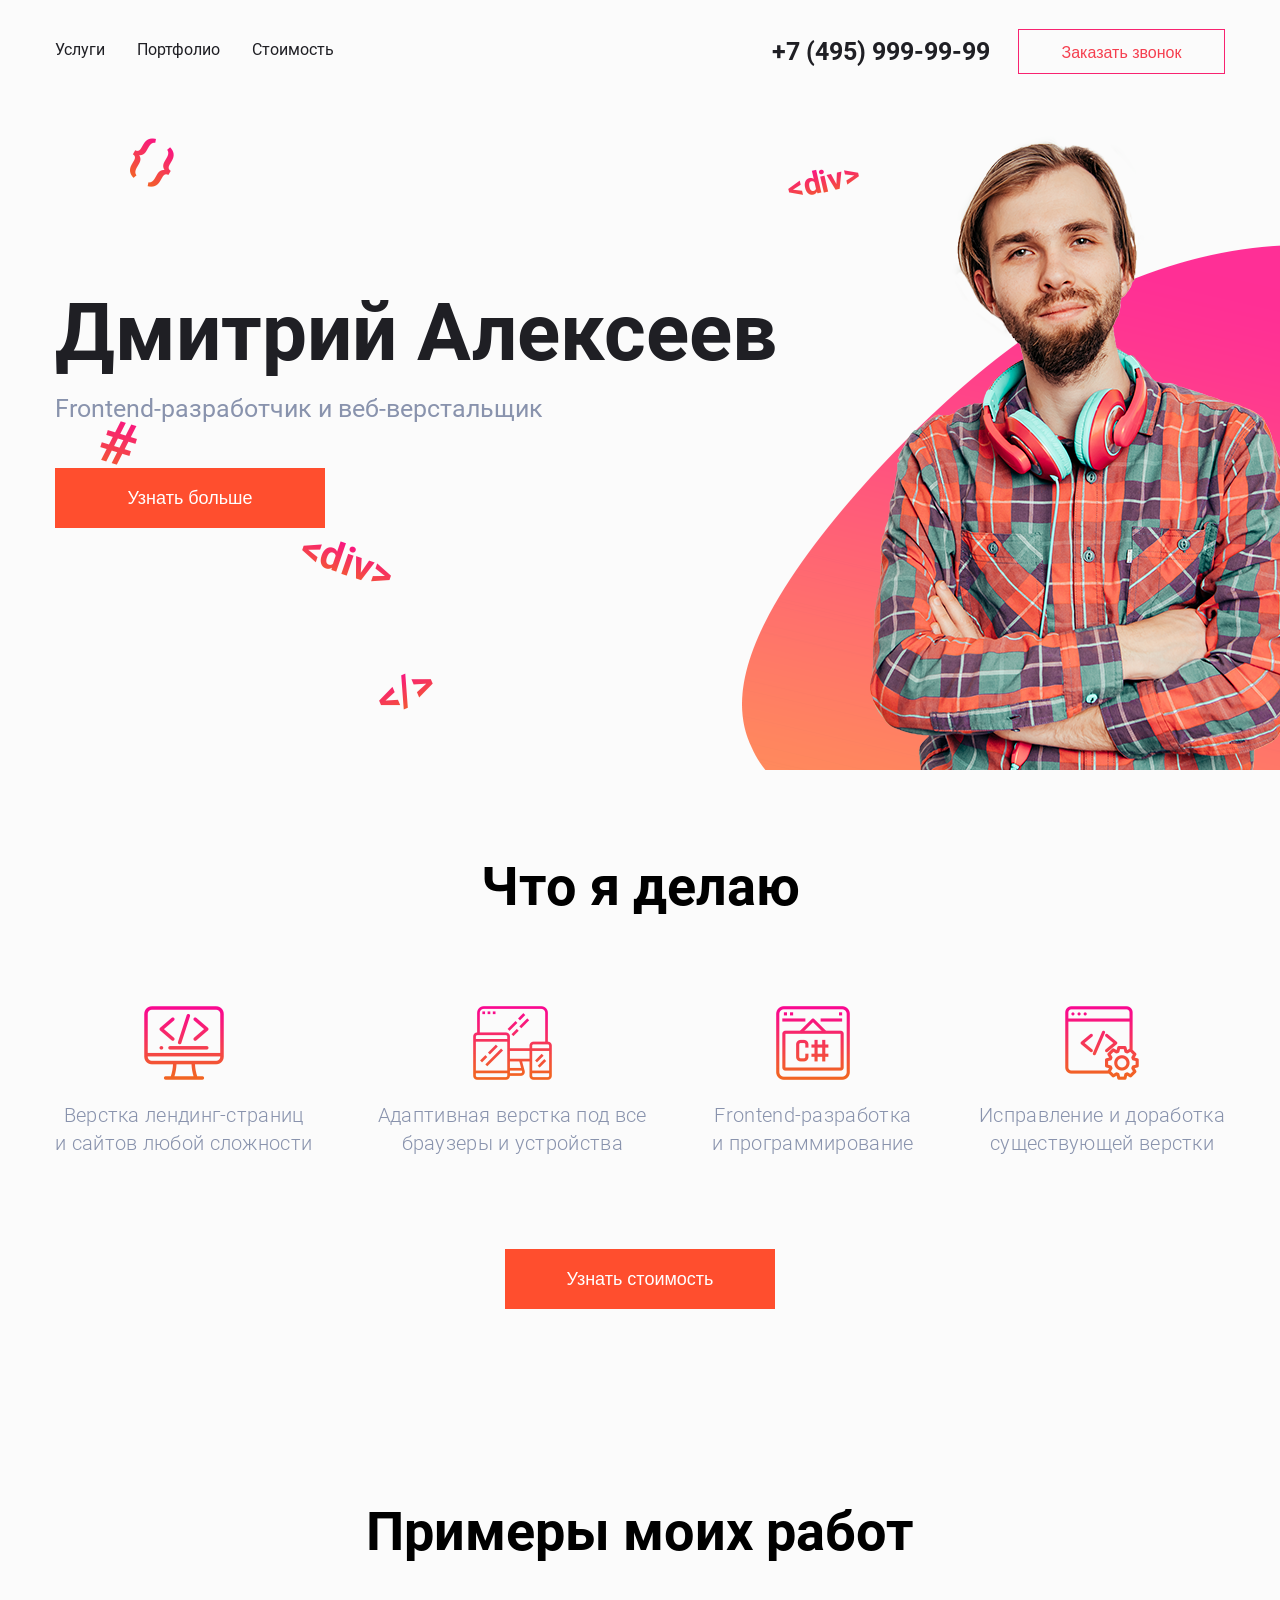
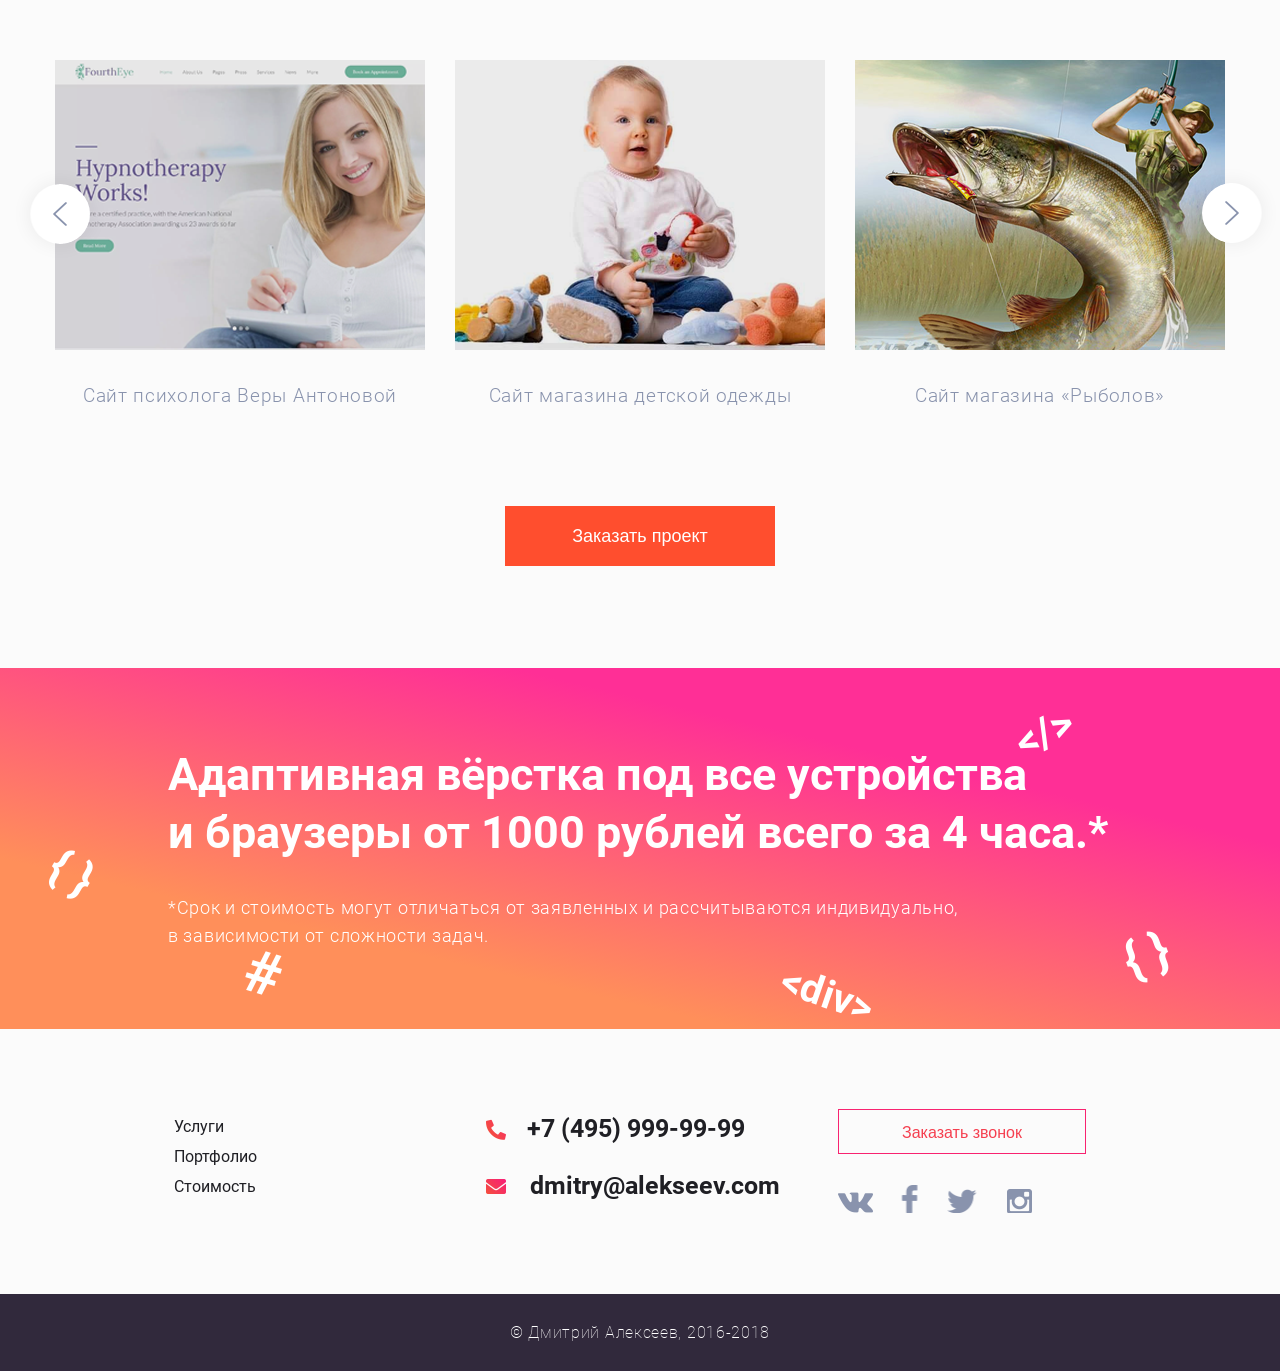
<file: index.html>
<!DOCTYPE html>
<html lang="ru">

<head>
    <title>Aвтор вашего нового сайта</title>

    <meta charset="utf-8">
    <meta name="viewport" content="width=device-width, initial-scale=1">
    <script src="jquery-3.4.1.min.js"></script>
    <link href="img/favicon.ico" rel="icon" type="image/x-icon" />




    <link rel="stylesheet" type="text/css" href="combobox/combobox-1.0.css">
    <link rel="stylesheet" type="text/css" href="combobox/listbox.css">
    <link rel="stylesheet" type="text/css" href="fonts/css/all.min.css">
    <link rel="stylesheet" type="text/css" href="styles.css">
    <link rel="stylesheet" type="text/css" href="swiper/swiper.min.css">
    <link rel="stylesheet" type="text/css" href="swiper/style.css">
    <link rel="stylesheet" type="text/css" href="css/justValidateTooltip.min.css">



</head>

<body>
    <div class="site-container">
        <button class="btn-reset up-btn"></button>
        <div class="popup-container">
            <div class="popup alert-popup">


            </div>

            <div class="popup about-popup">

                <form method="POST" enctype="text/plain" class="popup--form about-popup--form">
                    <button type="button" class="btn popup__btn about-popup__btn">
                        <i class="fas fa-gradient fa-times-circle"></i>
                    </button>
                    <div class="popup-content">
                        <p class="about-popup--text">Ну а куда больше? <br>Здесь указано достаточно информации, чтобы вы знали, что у меня можно заказать отличный сайт.</p>
                    </div>
                </form>
                <form method="POST" enctype="text/plain" class="popup--form submit-alert">
                    <div class="popup-content">
                        <p class="submit-alert--text"></p>

                    </div>
                </form>
            </div>
            <div class="popup order-popup">
                <form class="popup--form order-popup--form" id="order">
                    <input type="hidden" name="send_data[]">
                    <input type="hidden" name="form_subject" value="Письмецо в конверте">
                    <button type="button" class="btn popup__btn order-popup__btn">
                        <i class="fas fa-gradient fa-times-circle"></i>
                    </button>
                    <div class="popup-content">
                        <div class="just-validate-tooltip-container">
                            <input type="text" class="popup-field order-popup__name order__edit-item" data-validate-field="name" name="name" placeholder="Как к вам обращаться?">
                        </div>
                        <div class="just-validate-tooltip-container">
                            <input type="email" class="popup-field rder-popup__email order__edit-item" data-validate-field="email" name="email" placeholder="E-mail для связи">
                        </div>
                        <div class="policy__form">
                            <button type="submit" class="btn btn-fill btn-reset order-btn--cmd order__btn">Отправить заявку</button>
                            <div class="just-validate-tooltip-container">
                                <span class="policy-confirm">
                                    <input type="checkbox" class=" popup-field regular-checkbox" id="policy__checkbox" name="checkbox" data-validate-field="checkbox">
                                    <label for="policy__checkbox">
                                        Я ознакомился и согласился с
                                    </label>

                                    <a href="#" target="_blank" class="policy__link">Политикой конфиденциальности</a>

                                </span>
                            </div>
                        </div>

                    </div>
                </form>
                <form method="POST" enctype="text/plain" class="popup--form submit-alert">
                    <div class="popup-content">
                        <p class="submit-alert--text"></p>

                    </div>
                </form>
            </div>
            <div class="popup callback-popup">
                <form class="popup--form callback-popup--form" id="callback">
                    <input type="hidden" name="send_data[]">
                    <input type="hidden" name="form_subject" value="Письмецо в конверте">
                    <button type="button" class="btn popup__btn callback-popup__btn">
                        <i class="fas fa-gradient fa-times-circle"></i>
                    </button>
                    <div class="popup-content">
                        <div class="just-validate-tooltip-container">
                            <input type="text" class=" popup-field callback-popup__name callback__edit-item" data-validate-field="name" name="name" placeholder="Как к вам обращаться?">
                        </div>
                        <div class="just-validate-tooltip-container">
                            <input type="tel" pattern="\+7-[0-9]{3}-[0-9]{3}-[0-9]{2}-[0-9]{2}" data-validate-field="tel" class="popup-field callback-popup__phone callback__edit-item" name="tel" autocomplete="off" placeholder="На какой номер вам позвонить?">
                        </div>
                        <div class="just-validate-tooltip-container">
                            <textarea class="popup-field callback-popup__comment" id="comment" name="comment" placeholder="что бы вы хотели обсудить?" data-validate-field="comment"></textarea>
                        </div>
                        <small class="popup-field time-choose__text">В какое время вам удобно ждать звонка?</small>
                        <div class="combobox-list callback__edit-item">
                            <div class="just-validate-tooltip-container">
                                <input type="text" autocomplete="off" name="time" readonly id="cb1-input" class="popup-field cb_edit time-preference" role="combobox" aria-autocomplete="list" aria-expanded="false" aria-haspopup="true" aria-owns="cb1-listbox" data-validate-field="time">

                                <button type="button" id="cb1-button" class="list__btn btn-reset" tabindex="-1" aria-label="Open">&#9660;</button>
                                <ul id="cb1-listbox" class="time__listbox" role="listbox" aria-label="time-choose">
                                    <li id="lb1-m" role="option">10:00-14:00</li>
                                    <li id="lb1-a" role="option">14:00-18:00</li>
                                    <li id="lb1-n" role="option">18:00-22:00</li>
                                    <li id="lb1-etc" role="option">я указал удобное время в комментариях</li>
                                </ul>
                            </div>
                        </div>



                        <button type="submit" class="btn btn-fill btn-reset callback-btn--cmd callback__btn--send">Отправить заявку</button>
                    </div>


                </form>
                <form method="POST" enctype="text/plain" class="popup--form submit-alert">
                    <div class="popup-content">
                        <p class="submit-alert--text"></p>

                    </div>
                </form>

            </div>

        </div>

        <header class="header">
            <div class="header__container fixed-container">
                <nav class="header__nav nav">
                    <button class="btn-reset bars header__bars"></button>
                    <ul class="header__nav-list list-reset">

                        <li class="header__nav-item"><a class="header__nav-link nav__link" href="#skills">Услуги</a></li>
                        <li class="header__nav-item"><a class="header__nav-link nav__link" href="#portfolio">Портфолио</a></li>
                        <li class="header__nav-item"><a class="header__nav-link nav__link" href="#special">Стоимость</a></li>
                        <li class="header__nav-item nav__close-btn"><button class="btn popup__btn nav__close-btn">
                                <i class="fas fa-gradient fa-times-circle"></i>
                            </button></li>
                    </ul>

                </nav>

                <a class="header__contact-item phone" href="tel:+7(495)999-99-99">+7 (495) 999-99-99</a>
                <button class="btn btn--stroke header__btn callback__btn btn-reset"> Заказать звонок</button>
            </div>
        </header>
        <main class="main">
            <section class="about">
                <span class="fly-tag about__fly-tag about__fly-tag--braces fly-tag--centered">{&nbsp;}</span>
                <span class="fly-tag about__fly-tag about__fly-tag--div fly-tag--centered">&lt;div&gt;</span>
                <span class="fly-tag about__fly-tag about__fly-tag--hash fly-tag--centered">#</span>
                <span class="fly-tag about__fly-tag about__fly-tag--div2 fly-tag--centered">&lt;div&gt;</span>
                <span class="fly-tag about__fly-tag about__fly-tag--closed fly-tag--centered">&lt;/&gt;</span>
                <div class="fixed-container about__container">
                    <div class="about-info">
                        <h1 class="about-info__title">Дмитрий Алексеев
                            <span class="about-info__title--sub">Frontend-разработчик и веб-верстальщик</span>
                        </h1>
                        <button class="btn btn-fill about-info__btn btn-reset">Узнать больше</button>
                    </div>

                    <img class="about__image" src="img/dude.png" alt="Дмитрий Алексеев, Frontend-разработчик и веб-верстальщик">

                </div>


                <picture>
                    <source media="(max-width:576px)" srcset="img/geo_320.png">

                    <source media="(max-width:1440px)" srcset="img/geo_1024.png">


                    <img src="img/geo_head.svg" alt="ellipse" class="about__svg" aria-hidden="true">
                </picture>
            </section>



            <section class="skills" id="skills">
                <div class="skills__container fixed-container">
                    <h2 class="sub-title skills__sub-title">Что я делаю</h2>
                    <ul class="skills__items list-reset">
                        <li class="skills__item">
                            <a href="#" class="skills-link skills-link--landing">
                                <picture>
                                    <source srcset="img/shrink/landing.png" media="(max-width: 576px)">
                                    <img src="img/landing.png" alt="Верстка лендинг-страниц и сайтов любой сложности">
                                </picture>
                                <p class="description skills__description">Верстка лендинг-страниц<br> и сайтов любой сложности</p>
                            </a>
                        </li>
                        <li class="skills__item">
                            <a href="#" class="skills-link skills-link--adapt">
                                <picture>
                                    <source srcset="img/shrink/adapt.png" media="(max-width: 576px)">
                                    <img src="img/adapt.png" alt="Адаптивная верстка под все браузеры и устройства">
                                </picture>
                                <p class="description skills__description">Адаптивная верстка под&nbsp;все <br>браузеры и устройства</p>
                            </a>
                        </li>
                        <li class="skills__item">
                            <a href="#" class="skills-link skills-link--frontend">
                                <picture>
                                    <source srcset="img/shrink/frontend.png" media="(max-width: 576px)">
                                    <img src="img/frontend.png" alt="Frontend-разработка и программирование">
                                </picture>
                                <p class="description skills__description">Frontend-разработка <br>и&nbsp;программирование</p>
                            </a>
                        </li>
                        <li class="skills__item">
                            <a href="#" class="skills-link skills-link--support">
                                <picture>
                                    <source srcset="img/shrink/support.png" media="(max-width: 576px)">
                                    <img src="img/support.png" alt="Исправление и доработка существующей верстки">
                                </picture>
                                <p class="description skills__description">Исправление и доработка<br> существующей верстки</p>
                            </a>
                        </li>
                    </ul>
                    <button class="btn btn-fill skills__btn order-form__btn btn-reset">Узнать стоимость</button>
                </div>
            </section>


            <section class="portfolio" id="portfolio">
                <div class="portfolio__container fixed-container">
                    <h2 class="sub-title portfolio__sub-title">Примеры моих работ</h2>
                    <div class="slider">
                        <button class="prev-btn btn-reset swiper__btn"></button>
                        <button class="next-btn btn-reset swiper__btn"></button>
                        <div class="swiper-container">

                            <div class="swiper-wrapper">
                                <div class="swiper-slide">
                                    <a href="#" class="swiper-ext">
                                    <div class="swiper-slide__items">
                                        <img class="slider__img" src="img/antonova.png" alt="Сайт психолога Веры Антоновой">
                                        <p class="description swiper-slide__items__description">Сайт психолога Веры Антоновой</p>
                                    </div>
                                </a>
                                </div>
                                <div class="swiper-slide">
                                    <a href="#" class="swiper-ext">
                                    <div class="swiper-slide__items">
                                        <img class="slider__img" src="img/kinder.png" alt="Сайт магазина детской одежды">
                                        <p class="description swiper-slide__items__description">Сайт магазина детской одежды</p>
                                    </div>
                                </a>
                                </div>
                                <div class="swiper-slide">
                                    <a href="#" class="swiper-ext">
                                    <div class="swiper-slide__items">
                                        <img class="slider__img" src="img/fish.png" alt="Сайт магазина «Рыболов» ">
                                        <p class="description swiper-slide__items__description">Сайт магазина «Рыболов»</p>
                                    </div>
                                    </a>
                                </div>

                            </div>

                            <div class="swiper-pagination swiper-pagination-clickable swiper-pagination-bullets"></div>
                        </div>
                    </div>



                    <button class="btn btn-fill portfolio__btn order-form__btn btn-reset">Заказать проект</button>
                </div>
            </section>
            <section class="special" id="special">
                <span class="fly-tag special__fly-tag special__fly-tag--braces">{&nbsp;}</span>
                <span class="fly-tag special__fly-tag special__fly-tag--div">&lt;div&gt;</span>
                <span class="fly-tag special__fly-tag special__fly-tag--hash">#</span>
                <span class="fly-tag special__fly-tag special__fly-tag--braces2">{&nbsp;}</span>
                <span class="fly-tag special__fly-tag special__fly-tag--closed">&lt;/&gt;</span>
                <div class="special__content">
                    <h2 class="sub-title special__sub-title">Адаптивная вёрстка под все устройства и&nbsp;браузеры от 1000 рублей всего за 4 часа.*</h2>
                    <p class="description special__description">Срок и стоимость могут отличаться от заявленных и рассчитываются индивидуально,<br>в&nbsp;зависимости от сложности задач.</p>
                </div>
            </section>

        </main>
        <footer class="footer">
            <div class="footer__container fixed-container">
                <nav class="footer__nav nav">
                    <ul class="footer__nav-list list-reset">
                        <li class="footer__nav-item"><a class="nav__link" href="#skills">Услуги</a></li>
                        <li class="footer__nav-item"><a class="nav__link" href="#portfolio">Портфолио</a></li>
                        <li class="footer__nav-item"><a class="nav__link" href="#special">Стоимость</a></li>
                    </ul>
                </nav>
                <div class="footer__contacts">
                    <div class="contact__items">
                        <a class="footer__contact-item phone" href="tel:+7(495)999-99-99"><i class="fa fa-gradient fa-phone-alt" aria-hidden="true">&nbsp;&nbsp;&nbsp;</i>+7 (495) 999-99-99</a>
                        <a class="footer__contact-item mail" href="mailto:info@agency.ru"><i class="fa fa-gradient fa-envelope" aria-hidden="true"></i>&nbsp;&nbsp;&nbsp;dmitry@alekseev.com</a>
                    </div>

                    <button class="btn btn--stroke footer__btn callback__btn btn-reset">Заказать звонок</button>

                    <ul class="soc-net__list list-reset">
                        <li class="soc-net__list-item"><a class="soc-net__link--vk soc-net__link" href="https://www.vk.com/zuykee/" target="_blank"></a></li>
                        <li class="soc-net__list-item"><a class="soc-net__link--fb soc-net__link" href="https://www.facebook.com/orowell.suit" target="_blank"></a></li>
                        <li class="soc-net__list-item"><a class="soc-net__link--twitter soc-net__link" href="https://twitter.com/3301actual" target="_blank"></a></li>
                        <li class="soc-net__list-item"><a class="soc-net__link--instagram soc-net__link" href="https://www.instagram.com/neural_tp/" target="_blank"></a></li>
                    </ul>
                </div>

            </div>

            <small class="copyright">© Дмитрий Алексеев, 2016-2018 </small>
        </footer>
        <script src="jquery.maskedinput.min.js"></script>
        <script src="swiper/swiper.min.js"></script>
        <script src="swiper/script.js"></script>
        <script src="combobox/combobox-1.0-list.js"></script>
        <script src="combobox/listbox.js"></script>
        <script src="combobox/listboxOption.js"></script>

        <script src="just-validate.min.js"></script>
        <script src="validate.js"></script>


    </div>
</body>

</html>
</file>
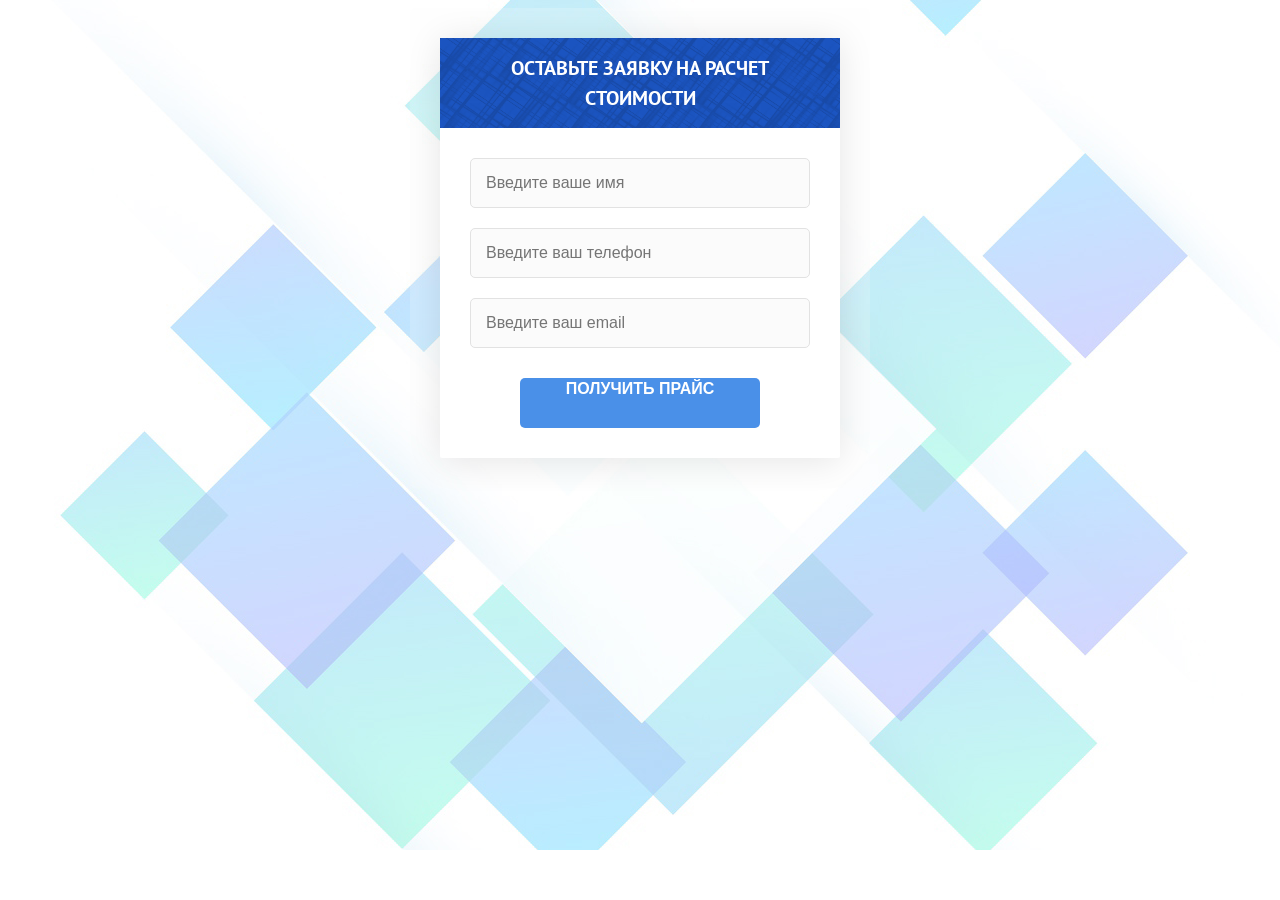
<file: index1.html>
<!doctype html>
<html>

<head>
    <meta charset="utf-8" />
    <title> Создание формы обратной связи </title>
    <meta name="description" content="Создание формы обратной связи" />
    <link rel="stylesheet" type="text/css" href="/css/style.css" />
    <meta name="viewport" content="width=device-width, initial-scale=1">
<link href="https://fonts.googleapis.com/css?family=PT+Sans:400,700&display=swap&subset=cyrillic" rel="stylesheet">
    
</head>

<body>
    <div class="form-wrapper">

        <form class="contact-form" id="contact-form_1" method="POST" enctype="multipart/form-data">
            <p class="contact-form__title">Оставьте заявку на расчет стоимости</p>
            <p class="contact-form__description"></p>
            <div class="contact-form__input-wrapper">
                <input name="name" type="text" class="contact-form__input contact-form__input_name"
                    placeholder="Введите ваше имя">
                <div class="contact-form__error contact-form__error_name"></div>
            </div>
            
            <div class="contact-form__input-wrapper">
                <input name="tel" type="tel" class="contact-form__input contact-form__input_tel"
                    placeholder="Введите ваш телефон">
                <div class="contact-form__error contact-form__error_tel"></div>
            </div>

            <div class="contact-form__input-wrapper"> 
                <input name="email" type="email" class="contact-form__input contact-form__input_email"
                    placeholder="Введите ваш email">
                <div class="contact-form__error contact-form__error_email"></div>
            </div>

            <button class="contact-form__button" type="submit"> Получить прайс </button>
        </form>
        
    </div>
    <script src="https://ajax.googleapis.com/ajax/libs/jquery/3.3.1/jquery.min.js"></script>
    <script src="/mail/js/mail.js"></script>
</body>

</html>
</file>
<file: combobox/combobox-1.0.css>
.annotate {
  font-style: italic;
  color: #366ed4;
}

.combobox-list {
  position: relative;
  background-color: white;
  width: 300px;
  margin-left: 50px;
  margin-right: 0;
  border-radius: 30px;
  margin-bottom: 10px;
}

.combobox-inline label,
.combobox-list label {
  margin: 0;
  padding: 0;
  display: block;
}

.combobox-list .group input,
.combobox-list .group button {
  display: inline;
  background-color: #eee;
}

.combobox-list .group input.focus {
  background-color: #d6e8f5;
  outline-color: #348ccb;
}

.combobox-list .group button {
  margin: 0;
  padding: 0 0.125em 0 0.125em;
  position: relative;
  top: 1px;
  left: -2px;
  font-size: 85%;
  background-color: #eee;
}
</file>
<file: combobox/listbox.css>
ul[role="listbox"] {
  margin: 0;
  padding: 0;
  position: absolute;
  top: -9px;
  left: -13px;
  list-style: none;
  background-color: white;
  display: none;
  height: 50px;
  width: 14.9em;
  color: #ff4e2e;
  overflow: visible;
}

ul[role="listbox"] li[role="option"] {
  margin: 0;
  padding-top: 8px;
  padding-left: 8px;
}

[role="listbox"].focus {
  border-color: #348ccb;
}

[role="listbox"] [role="option"] {
  display: block;
  margin: 0.25em;
  padding: 0;
  background-color: white;
  font-size: 16px;
}

/* focus and hover styling */

button:focus,
button:hover,
input:focus,
input:hover {
  /* outline: 2px solid black; */
}

input:focus,
input:hover {
}

[role="listbox"] [role="option"][aria-selected="true"] {
  background-color: #ccc;
}

[role="listbox"].focus [role="option"][aria-selected="true"] {
  background-color: #aed2ea;
  border-color: #348ccb;
}

[role="listbox"] li[role="option"]:hover {
  background-color: #c2ddef;
}

@media (max-width:992px) {
  ul[role="listbox"] {
    width: 14.9em;
    top: -119px;
}
}
</file>
<file: styles.css>
/* roboto-100 - latin_cyrillic */
	@font-face {
	    font-family: 'Roboto';
	    font-style: normal;
	    font-weight: 100;
	    src: url('fonts/roboto-v20-latin_cyrillic-100.eot');
	    /* IE9 Compat Modes */
	    src: local('Roboto Thin'), local('Roboto-Thin'),
	        url('fonts/roboto-v20-latin_cyrillic-100.eot?#iefix') format('embedded-opentype'),
	        /* IE6-IE8 */
	        url('fonts/roboto-v20-latin_cyrillic-100.woff2') format('woff2'),
	        /* Super Modern Browsers */
	        url('fonts/roboto-v20-latin_cyrillic-100.woff') format('woff'),
	        /* Modern Browsers */
	        url('fonts/roboto-v20-latin_cyrillic-100.ttf') format('truetype'),
	        /* Safari, Android, iOS */
	        url('fonts/roboto-v20-latin_cyrillic-100.svg#Roboto') format('svg');
	    /* Legacy iOS */
	}

	/* roboto-300 - latin_cyrillic */
	@font-face {
	    font-family: 'Roboto';
	    font-style: normal;
	    font-weight: 300;
	    src: url('fonts/roboto-v20-latin_cyrillic-300.eot');
	    /* IE9 Compat Modes */
	    src: local('Roboto Light'), local('Roboto-Light'),
	        url('fonts/roboto-v20-latin_cyrillic-300.eot?#iefix') format('embedded-opentype'),
	        /* IE6-IE8 */
	        url('fonts/roboto-v20-latin_cyrillic-300.woff2') format('woff2'),
	        /* Super Modern Browsers */
	        url('fonts/roboto-v20-latin_cyrillic-300.woff') format('woff'),
	        /* Modern Browsers */
	        url('fonts/roboto-v20-latin_cyrillic-300.ttf') format('truetype'),
	        /* Safari, Android, iOS */
	        url('fonts/roboto-v20-latin_cyrillic-300.svg#Roboto') format('svg');
	    /* Legacy iOS */
	}

	/* roboto-100italic - latin_cyrillic */
	@font-face {
	    font-family: 'Roboto';
	    font-style: italic;
	    font-weight: 100;
	    src: url('fonts/roboto-v20-latin_cyrillic-100italic.eot');
	    /* IE9 Compat Modes */
	    src: local('Roboto Thin Italic'), local('Roboto-ThinItalic'),
	        url('fonts/roboto-v20-latin_cyrillic-100italic.eot?#iefix') format('embedded-opentype'),
	        /* IE6-IE8 */
	        url('fonts/roboto-v20-latin_cyrillic-100italic.woff2') format('woff2'),
	        /* Super Modern Browsers */
	        url('fonts/roboto-v20-latin_cyrillic-100italic.woff') format('woff'),
	        /* Modern Browsers */
	        url('fonts/roboto-v20-latin_cyrillic-100italic.ttf') format('truetype'),
	        /* Safari, Android, iOS */
	        url('fonts/roboto-v20-latin_cyrillic-100italic.svg#Roboto') format('svg');
	    /* Legacy iOS */
	}

	/* roboto-300italic - latin_cyrillic */
	@font-face {
	    font-family: 'Roboto';
	    font-style: italic;
	    font-weight: 300;
	    src: url('fonts/roboto-v20-latin_cyrillic-300italic.eot');
	    /* IE9 Compat Modes */
	    src: local('Roboto Light Italic'), local('Roboto-LightItalic'),
	        url('fonts/roboto-v20-latin_cyrillic-300italic.eot?#iefix') format('embedded-opentype'),
	        /* IE6-IE8 */
	        url('fonts/roboto-v20-latin_cyrillic-300italic.woff2') format('woff2'),
	        /* Super Modern Browsers */
	        url('fonts/roboto-v20-latin_cyrillic-300italic.woff') format('woff'),
	        /* Modern Browsers */
	        url('fonts/roboto-v20-latin_cyrillic-300italic.ttf') format('truetype'),
	        /* Safari, Android, iOS */
	        url('fonts/roboto-v20-latin_cyrillic-300italic.svg#Roboto') format('svg');
	    /* Legacy iOS */
	}

	/* roboto-italic - latin_cyrillic */
	@font-face {
	    font-family: 'Roboto';
	    font-style: italic;
	    font-weight: 400;
	    src: url('fonts/roboto-v20-latin_cyrillic-italic.eot');
	    /* IE9 Compat Modes */
	    src: local('Roboto Italic'), local('Roboto-Italic'),
	        url('fonts/roboto-v20-latin_cyrillic-italic.eot?#iefix') format('embedded-opentype'),
	        /* IE6-IE8 */
	        url('fonts/roboto-v20-latin_cyrillic-italic.woff2') format('woff2'),
	        /* Super Modern Browsers */
	        url('fonts/roboto-v20-latin_cyrillic-italic.woff') format('woff'),
	        /* Modern Browsers */
	        url('fonts/roboto-v20-latin_cyrillic-italic.ttf') format('truetype'),
	        /* Safari, Android, iOS */
	        url('fonts/roboto-v20-latin_cyrillic-italic.svg#Roboto') format('svg');
	    /* Legacy iOS */
	}

	/* roboto-regular - latin_cyrillic */
	@font-face {
	    font-family: 'Roboto';
	    font-style: normal;
	    font-weight: 400;
	    src: url('fonts/roboto-v20-latin_cyrillic-regular.eot');
	    /* IE9 Compat Modes */
	    src: local('Roboto'), local('Roboto-Regular'),
	        url('fonts/roboto-v20-latin_cyrillic-regular.eot?#iefix') format('embedded-opentype'),
	        /* IE6-IE8 */
	        url('fonts/roboto-v20-latin_cyrillic-regular.woff2') format('woff2'),
	        /* Super Modern Browsers */
	        url('fonts/roboto-v20-latin_cyrillic-regular.woff') format('woff'),
	        /* Modern Browsers */
	        url('fonts/roboto-v20-latin_cyrillic-regular.ttf') format('truetype'),
	        /* Safari, Android, iOS */
	        url('fonts/roboto-v20-latin_cyrillic-regular.svg#Roboto') format('svg');
	    /* Legacy iOS */
	}

	/* roboto-500 - latin_cyrillic */
	@font-face {
	    font-family: 'Roboto';
	    font-style: normal;
	    font-weight: 500;
	    src: url('fonts/roboto-v20-latin_cyrillic-500.eot');
	    /* IE9 Compat Modes */
	    src: local('Roboto Medium'), local('Roboto-Medium'),
	        url('fonts/roboto-v20-latin_cyrillic-500.eot?#iefix') format('embedded-opentype'),
	        /* IE6-IE8 */
	        url('fonts/roboto-v20-latin_cyrillic-500.woff2') format('woff2'),
	        /* Super Modern Browsers */
	        url('fonts/roboto-v20-latin_cyrillic-500.woff') format('woff'),
	        /* Modern Browsers */
	        url('fonts/roboto-v20-latin_cyrillic-500.ttf') format('truetype'),
	        /* Safari, Android, iOS */
	        url('fonts/roboto-v20-latin_cyrillic-500.svg#Roboto') format('svg');
	    /* Legacy iOS */
	}

	/* roboto-500italic - latin_cyrillic */
	@font-face {
	    font-family: 'Roboto';
	    font-style: italic;
	    font-weight: 500;
	    src: url('fonts/roboto-v20-latin_cyrillic-500italic.eot');
	    /* IE9 Compat Modes */
	    src: local('Roboto Medium Italic'), local('Roboto-MediumItalic'),
	        url('fonts/roboto-v20-latin_cyrillic-500italic.eot?#iefix') format('embedded-opentype'),
	        /* IE6-IE8 */
	        url('fonts/roboto-v20-latin_cyrillic-500italic.woff2') format('woff2'),
	        /* Super Modern Browsers */
	        url('fonts/roboto-v20-latin_cyrillic-500italic.woff') format('woff'),
	        /* Modern Browsers */
	        url('fonts/roboto-v20-latin_cyrillic-500italic.ttf') format('truetype'),
	        /* Safari, Android, iOS */
	        url('fonts/roboto-v20-latin_cyrillic-500italic.svg#Roboto') format('svg');
	    /* Legacy iOS */
	}

	/* roboto-700italic - latin_cyrillic */
	@font-face {
	    font-family: 'Roboto';
	    font-style: italic;
	    font-weight: 700;
	    src: url('fonts/roboto-v20-latin_cyrillic-700italic.eot');
	    /* IE9 Compat Modes */
	    src: local('Roboto Bold Italic'), local('Roboto-BoldItalic'),
	        url('fonts/roboto-v20-latin_cyrillic-700italic.eot?#iefix') format('embedded-opentype'),
	        /* IE6-IE8 */
	        url('fonts/roboto-v20-latin_cyrillic-700italic.woff2') format('woff2'),
	        /* Super Modern Browsers */
	        url('fonts/roboto-v20-latin_cyrillic-700italic.woff') format('woff'),
	        /* Modern Browsers */
	        url('fonts/roboto-v20-latin_cyrillic-700italic.ttf') format('truetype'),
	        /* Safari, Android, iOS */
	        url('fonts/roboto-v20-latin_cyrillic-700italic.svg#Roboto') format('svg');
	    /* Legacy iOS */
	}

	/* roboto-700 - latin_cyrillic */
	@font-face {
	    font-family: 'Roboto';
	    font-style: normal;
	    font-weight: 700;
	    src: url('fonts/roboto-v20-latin_cyrillic-700.eot');
	    /* IE9 Compat Modes */
	    src: local('Roboto Bold'), local('Roboto-Bold'),
	        url('fonts/roboto-v20-latin_cyrillic-700.eot?#iefix') format('embedded-opentype'),
	        /* IE6-IE8 */
	        url('fonts/roboto-v20-latin_cyrillic-700.woff2') format('woff2'),
	        /* Super Modern Browsers */
	        url('fonts/roboto-v20-latin_cyrillic-700.woff') format('woff'),
	        /* Modern Browsers */
	        url('fonts/roboto-v20-latin_cyrillic-700.ttf') format('truetype'),
	        /* Safari, Android, iOS */
	        url('fonts/roboto-v20-latin_cyrillic-700.svg#Roboto') format('svg');
	    /* Legacy iOS */
	}

	* {
	    margin: 0;
	    Padding: 0;
	    -webkit-box-sizing: border-box;
	    -moz-box-sizing: border-box;
	    box-sizing: border-box;
	    outline: none;
	}

	body {
	    min-width: 320px;
	    font-family: roboto;
	    background-color: #fbfbfb;
	    min-height: 1vh;

	}

	a {
		text-decoration: none;
		
	}

	img {
	    max-width: 100%;
	}

	

	.site-container {
	    overflow: hidden;
	}

	.popup-container {
	    position: fixed;
	    display: none;
	    width: 100%;
	    height: 100vh;
	    background: rgba(0, 0, 0, .7);
	    z-index: 90;
	}

	.popup {
	    display: flex; 
	  
	    z-index: 100;
	   justify-content: center;
	   align-items: center;
	   visibility:hidden;
	}

	.popup--form {
	    position: absolute;
	    width: 450px;
	    height: 450px;
	    top: 50%;
	    left: 50%;
	    transform: translate(-50%, -50%);
	    border: 10px white solid;
	    border-radius: 31px;
	    background-image: linear-gradient(13.0deg, #ff8f5a 26%, #ff2f96 73%);
	    display: flex;
	    justify-content: center;
	    align-items: center;
	    flex-wrap: wrap;
	    flex-direction: column;
	    animation: exodus 2s;
	    z-index: 102;
	}

	.submit-alert {
	    z-index: 101;
	    animation: none;
	    opacity: 0;
	}

	.popup-content {
	    width: 92%;

	}

	@keyframes exodus {
	    0% {
	        opacity: 0%;
	        transform: skew(-51deg, -51deg) translate(-50%, -50%);
	    }

	    100% {
	        opacity: 100%;
	        transform: skew(0, 0) translate(-50%, -50%);
	    }


	}

	.popup-fadeout {
	    animation: sacrifice 2s;

	}

	@keyframes sacrifice {
	    0% {
	        opacity: 100%;
	        transform: skewX(0) translate(-50%, -50%);
	    }

	    100% {
	        opacity: 0%;
	        transform: skew(51deg, 51deg) translate(-50%, -50%);
	        display: none;
	    }

	}

	.about-popup--text,
	.submit-alert--text {
	    color: white;
	    font-size: 20px;
	    font-weight: 700;
	    line-height: 60px;
	    margin-left: 20px;
	}

	.nav-list--popup {
	    z-index: 91;
	    
	    width: 250px;
	    height: 250px;
	    flex-direction: column;
	    justify-content: space-evenly;
	    padding-top: 30px;
	    margin: 0;
	    align-content: center;
	    text-align: center;
	}

	.nav__close-btn {
	    display: none;
	}


	.btn {
	    width: 207px;
	    height: 45px;
	    line-height: 45px;
	    text-align: center;
	    color: #f53f4f;
	    font-size: 16px;
	    font-weight: 400;
	    
	    transition: color 0.5s, background-color 0.5s;


	}

	.btn:hover {
	    background-color: #fc557c;
	    color: white;
	    content: "";


	}

	.popup__btn {
	    position: absolute;
	    width: 40px;
	    height: 40px;
	    line-height: 29px;
	    text-align: center;
	    color: #f53f4f;
	    font-size: 32px;
	    font-weight: 400;
	    transition: background-color 0.5s;
	    transition: color 0.5s;
	    border: 4px white solid;
	    border-radius: 40px;
	    right: -24px;
	    top: -20px;
	    background-color: white;
	}


	.btn-reset {
	    border: none;
	    background: transparent;
	    cursor: pointer;
	}

	.btn-fill {
	    background-color: #ff4e2e;
	    color: white;
	    width: 270px;
	    height: 60px;
	    line-height: 60px;
	    font-size: 18px;
	}





	.btn--stroke {
	    border: 1px solid #f82370;
	}

	.list__btn {
	    background-color: white;
	    padding: 0px 0 0 10px;
	    border-top-right-radius: 30px;
	    border-bottom-right-radius: 30px;
	    margin: 0;
	}

	.order__edit-item {
	    background-color: white;
	    border-radius: 30px;
	    border: none;
	    padding: 10px 30px;
	    font-size: 22px;
	    margin: 20px 35px;
	    color: #ff4e2e;
	}

	.order__edit-item::placeholder,
	.callback-popup__comment::placeholder {
	    color: #f82370;
	}




	.policy__form {
	    margin-left: 50px;
	    margin-top: 20px;
	}

	.policy-confirm {
	    display: inline-block;
	    font-size: 14px;
	    color: white;
	    padding-top: 20px;
	    position: relative;
	    margin-left: 35px;
	}

	.regular-checkbox {
	    position: absolute;
	    z-index: -1;
	    opacity: 0;
	}

	.regular-checkbox+label {
	    display: inline-flex;
	    align-items: center;
	    user-select: none;
	}

	.regular-checkbox+label::before {
	    content: '';
	    display: inline-block;
	    width: 1em;
	    height: 1em;
	    flex-shrink: 0;
	    flex-grow: 0;
	    border: 1px solid #ff4e2e;
	    border-radius: 0.25em;
	    margin-right: 0.5em;
	    background-repeat: no-repeat;
	    background-position: center center;
	    background-size: 50% 50%;
	}

	.regular-checkbox:checked+label::after {
	    content: '\2713';
	    position: absolute;
	    font-size: 29px;
	    left: 0px;
	    top: 0px;
	    transition: all .2s;
	}

	.policy__link {
	    text-decoration: none;
	    color: #f82370;
	}



	.callback__edit-item {
	    background-color: white;
	    border-radius: 30px;
	    border: none;
	    padding: 10px 30px;
	    font-size: 16px;
	    margin: 10px 50px;
	    color: #ff4e2e;
	    width: 300px;
	}

	.callback__edit-item::placeholder {
	    color: #f82370;
	}

	.time-choose__text {
	    color: white;
	    display: inline-block;
	    margin-left: 65px;
	    margin-top: 10px;
	}

	.callback-popup__comment {
	    margin-left: 50px;
	    resize: none;
	    width: 300px;
	    height: 125px;
	    padding: 10px 20px;
	    color: #ff4e2e;
	}

	.time-preference {
	    border: none;
	    width: 210px;
	    color: #ff4e2e;
	    font-size: 16px;
	}

	.callback__btn--send {
	    margin-left: 67px;
	    width: 270px;
	    height: 60px;
	}

	.order-btn--cmd {
	    margin-left: 13px;
	}


	.fixed-container {

	    max-width: 1210px;
	    margin: 0 auto;
	    padding: 0px 20px;
	}

	.header {
	    padding: 29px 0;
	}

	.header__container {
	    display: flex;
	    justify-content: space-between;
	    align-items: center;
	}

	.list-reset {
	    list-style-type: none;
	}

	.header__nav-item {
	    display: inline-block;
	    height: 23px;
	    margin-right: 28px;
	}

	.nav__link {
	    font-size: 16px;
	    color: #1f1f24;

	    font-weight: 400;
	    width: 100%;
	    height: 100%;
		
	    transition: color 0.5s, transform 0.5s;
	}

	

	.nav-link--popup {
	    color: white;
	    font-weight: 900;
	    margin: 0;
	    
	}

	.nav__link:hover {
	    color: #fc557c;
	
	}

	.nav__link:hover:after {
		display:block;
		content:'';
		border-bottom: 2px solid;
		animation:naviborder 0.5s;
		
	}
	@keyframes naviborder {
		0% {
			transform:scaleX(0);
		}

		100%{
			transform:scaleX(1);
		}
	}

	

	.nav__close-btn {
	    display: none;
	}



	.bars {
	    display: none;
	    background-image: url('img/big_bars.png');
	    background-repeat: no-repeat;
	    background-position: center;
	    background-size: cover;
	    width: 45px;
	    height: 32px;

	}

	.phone {
	    font-size: 25px;
	    color: #1f1f24;
	    font-weight: 700;
	    margin-left: auto;
		transition: color 0.5s;
	}

	.header__btn {
	    margin-left: 28px;
	}

	.about {
	    position: relative;
	    padding-top: 30px;
	    overflow: hidden;
	}

	.fly-tag {
	    position: absolute;
	    color: transparent;
	    font-weight: 700;
	    display: inline-block;
	    pointer-events: none;
	    -webkit-background-clip: text;
	}

	.about__fly-tag {
	    background-image: linear-gradient(to top, #f26522 0%, #fa0891 99%, #fa0891 100%);
	    transition: left 3s, top 3s, bottom 3s;
	    
	}

	.about__fly-tag--braces {
	    font-size: 47px;
	    transform: rotate(30deg);
	    left: 131px;
	    top: 30px;
	}

	.about__fly-tag--div {
	    font-size: 31px;
	    transform: rotate(-13deg);
	    left: 787px;
	    top: 60px;
	}

	.about__fly-tag--hash {
	    font-size: 60px;
	    transform: rotate(17deg);
	    left: 245px;
	    top: 255px;
	}

	.about__fly-tag--div2 {
	    font-size: 40px;
	    transform: rotate(19deg);
	    left: 948px;
	    top: auto;
	    bottom: 185px;
	}

	.about__fly-tag--closed {
	    font-size: 42px;
	    transform: rotate(-23deg);
	    left: 376px;
	    top: auto;
	    bottom: 55px;
	}

	.fly-tag--centered {
	    left: 950px;
	    top: 662px;
	}


	.about__container {
	    display: flex;
	    justify-content: space-between;
	}

	.about-info {
	    padding-top: 153px;
	    position: relative;
	    z-index: 1;

	}


	.about-info__title {
	    color: #1f1f24;
	    font-size: 80px;
	    ;
	    margin-bottom: 45px;
	    font-weight: 900;
	    white-space: nowrap;

	}

	.about-info__title--sub {
	    color: #8993ad;
	    font-family: Roboto;
	    font-size: 25px;
	    font-weight: 400;
	    display: block;
	    margin-top: 14px;
	}

	.about__image {
	    margin-right: -80px;
	    position: relative;
	    z-index: 1;
	}

	.about__svg {
	    position: absolute;
	    right: -9px;
	    bottom: 0;
	    z-index: 0;
	}



	.sub-title {
	    font-size: 54px;
	    text-align: center;
	}

	.description {

	    font-size: 24px;
	    margin-top: 17px;
	    margin-bottom: 47px;
	    font-weight: 300;
	    letter-spacing: 0.7px;
	}

	.main {
	    padding-bottom: 75px;
	}




	.skills__container {
	    display: flex;
	    flex-wrap: wrap;
	    flex-direction: column;
	    justify-content: center;
	    align-items: center;
	    padding-bottom: 101px;
	    padding-top: 85px;
	}

	.skills__items {
	    display: flex;
	    flex-wrap: wrap;
	    justify-content: space-between;
	    margin-top: 88px;
	    margin-bottom: 45px;
	    width: 100%;
	}


	.skills__item {

	    border: none;

	    background: inherit;

	    background-repeat: no-repeat;

	    background-position: center center;

	    outline: none;


	}

	.skills-link {
	    text-align: center;
	}



	.skills__description {
	    color: #8993ad;
	    font-size: 20px;
	    letter-spacing: 0.3px;
	    line-height: 28px;
	}

	.skills__btn {
	    width: 270px;
	    height: 60px;
	}

	.portfolio__container {
	    display: flex;
	    flex-direction: column;
	    align-items: center;
	    margin-bottom: 102px;
	    margin-top: 90px;

	}

	.slider__img {
	    width: 100%;
	    height: 100%
	}

	.swiper-slide__items__description {
	    font-size: 19px;
	    text-align: center;
	    margin-top: 34px;
	    color: #8993ad;
	}



	.portfolio__btn {
	    width: 270px;
	    height: 60px;
	    margin-top: 95px;

	}

	.special {
	    width: 100%;
	    background-color: #ebebeb;
	    background-image: linear-gradient(13.0deg, #ff8f5a 26%, #ff2f96 73%);
	    padding: 47px 10px 42px 10px;
	    Position: relative;
	    display: flex;
	    flex-direction: column;
	    justify-content: center;
	    align-items: center;
	    color: white;
	}

	.special__fly-tag {
	    background-color: white;
	}

	.special__fly-tag--braces {
	    font-size: 47px;
	    transform: rotate(30deg);
	    left: 122px;
	    top: 30px;

	}


	.special__fly-tag--braces {
	    font-size: 47px;
	    transform: rotate(30deg);
	    left: 130px;
	    top: 60px;

	}

	.special__fly-tag--div {
	    font-size: 40px;
	    transform: rotate(19deg);
	    left: auto;
	    top: 303px;
	    right: 405px;
	}

	.special__fly-tag--hash {
	    font-size: 60px;
	    transform: rotate(17deg);
	    left: 245px;
	    top: 244px;
	}

	.special__fly-tag--braces2 {
	    font-size: 50px;
	    transform: rotate(-20deg);
	    right: 110px;
	    top: auto;
	    bottom: 45px;
	}

	.special__fly-tag--closed {
	    font-size: 42px;
	    transform: rotate(-26deg);
	    left: auto;
	    bottom: auto;
	    top: 74px;
	    right: 206px;
	}

	.special__content {
	    min-width: 944px;
	    width: 50%;
	}

	.special__sub-title {
	    font-size: 45px;
	    margin-top: 31px;
	    line-height: 58px;
	    text-align: left;
	}

	.special__description {
	    font-size: 18px;
	    margin-bottom: 37px;
	    line-height: 28px;
	    margin-top: 32px;
	}

	.special__description::before {
	    content: "*";
	}



	.footer__container {
	    display: flex;
	    flex-wrap: wrap;
	    justify-content: space-between;
	    width: 65%;
	    min-width: 972px;
	    margin-bottom: 80px;
	}

	.footer {
	    display: flex;
	    flex-direction: column;
	    align-items: center;

	}

	.footer__nav-list {
	    font-size: 16.4px;
	    margin-top: 3px;
	    padding-left: 0;
	    display: flex;
	    flex-wrap: wrap;
	    flex-direction: column;
	    align-items: flex-start;
	}

	.footer__nav {
	    margin-top: 10px;
	}

	.footer__nav-item {
	    padding-bottom: 10px;
	    height: 30px;
	}

	.footer__list-item {
	    text-align: center;
	    padding: 0 0 14px 0;
	}

	.footer__list-link {

	    color: black;

	    letter-spacing: 1px;
	}

	.footer__contacts {
	    display: flex;
	    flex-wrap: wrap;
	    justify-content: space-between;
	    flex-direction: column;
	    width: 65%;
	    height: 110px;
	    
	    padding-top: 5px;
	    align-items: stretch;
	    align-content: space-between;
	    margin-right: 20px;
	}

	.contact__items {
	    padding-top: 5px;
	}

	.footer__contact-item {
	    font-size: 25px;
	    color: #1f1f24;
	    font-weight: 700;
		padding-bottom: 25px;
		transition: color 0.5s;
	}

	.footer__contact-item:hover, .phone:hover {
		color: #f53f4f;
	}

	.footer__btn {
	    width: 248px;
	    height: 45px;
	}


	.soc-net__list {
	    padding: 0;
	    display: flex;
	    justify-content: space-between;
	    width: 194.89px;
	}

	.soc-net__list-item {

	    width: 44px;
	    height: 35px;
	}

	.soc-net__link {
		transition: opacity 0.5s;
	}

	.soc-net__link:hover {
		opacity: 0.5;
	}

	.soc-net__link--vk {

	    padding: 15px 18px;

	    margin-left: 0;

	    margin-top: 6px;

	    background-position: 0% 0%;
	}

	.soc-net__link--fb {

	    padding: 14px 8px;

	    background-position: 34% 53%;

	    margin-top: 6px;
	}

	.soc-net__link--twitter {

	    padding: 15px 15px;

	    margin-top: 6px;

	    background-position: 68% 7%;
	}

	.soc-net__link--instagram {

	    padding: 16px 14px;

	    background-position: 100% 7%;

	    margin-top: 6px;
	}

	.soc-net__link {
	    background-image: url('img/soc_sprite.png');
	    background-repeat: no-repeat;
	}

	.copyright {
	    background-color: #31293c;
	    color: white;
	    text-align: center;
	    font-size: 16px;
	    width: 100%;
	    padding: 29px 0;
	    letter-spacing: 0.7px;
	    font-weight: 100;
	}

	.fa-gradient {
	    background: -webkit-gradient(linear, left bottom, right top, from(#f26522), to(#fa0891));
	    -webkit-background-clip: text;
	    -webkit-text-fill-color: transparent;
	}

	.fa-phone-alt,
	.fa-envelope {

	    font-size: 20px;

	    padding-right: 22px;

	    padding: 6px;

	    border-radius: 33px;
	}

	.scroll-blocker {
	    
		width: 100%;
		position: relative;
  overflow: hidden;
  height: 100vh;
  
  
  
	}

	.up-btn {

	    display: none;
	    position: fixed;
	    right: 5%;
	    top: 90%;
	    transform: translateY(-50%) rotate(90deg);
	    z-index: 5;
	    box-shadow: 0px 0px 20px 0px rgba(0, 0, 0, 0.97);
	    background-image: url('img/arrow.png');
	    background-repeat: no-repeat;
	    background-color: inherit;
	    outline: none;
	    padding: 30px 30px;
	    border-radius: 30px;
	    opacity: 0.5;
	}

	.up-btn:hover {
	    opacity: 1;
	    box-shadow: 0px 0px 20px 0px rgba(0, 0, 0, 0.37);
	}

	.in {

	    opacity: 1;
	    transition: opacity 2000ms;

	}

	.out {
	    opacity: 0;
	    transition: opacity 2000ms;
	}

	.swiper-ext {
		transition: opacity 0.5s;
	}

	.swiper-ext:hover {
		opacity:0.5;
	}

	.visible {
		visibility:visible;
	}

	@media (max-width: 1720px) {
	    .about__fly-tag--hash {
	        left: 100px;
	        top: 305px;
	    }

	    .about__fly-tag--div2 {
	        left: 300px;
	    }

	    .fly-tag--div {
	        left: 500px;
	    }

	}

	@media (max-width: 1440px) {

	    .about__fly-tag--div2 {
	        left: 300px;
	    }

	    .special__fly-tag--hash {
	        top: 270px;
	    }

	    .special__fly-tag--closed {
	        top: 40px;
	    }

	    .special__fly-tag--braces {
	        top: 177px;
	        left: 50px;
	    }


	}


	@media (max-width: 1024px) {

	    .fixed-container {
	        padding: 0 40px;
	    }

	    .btn-fill {
	        width: 320px;
	        height: 68px;
	    }



	    .about__fly-tag--braces {

	        left: 79px;
	        top: 52px;
	    }

	    .about__fly-tag--div {

	        left: auto;
	        right: 65px;
	        top: 45px;
	    }

	    .about__fly-tag--hash {

	        left: 57px;
	        top: auto;
	        bottom: 73px;
	    }

	    .about__fly-tag--div2 {

	        left: 360px;
	        top: 120px;
	    }

	    .about__fly-tag--closed {
	        bottom: 140px;
	        left: 358px;
	    }

	    .about-info {
	        padding-top: 179px;
	    }

	    .about-info__title {
	        font-size: 54px;
	    }

	    .about-info__title--sub {
	        margin-top: 20px
	    }

	    .about__image {
	        margin: 0;
	    }

	    .main {
	        padding-bottom: 95px;
	    }

	    .nav__close-btn {
	        display: block;
	    }


	    .header__nav-list {
	        display: none;
	    }

	    .header__nav-item {
	        margin-right: 0;
	    }

	    .bars {
	        display: block;
	    }

	    .about__svg {
	        right: 0;
	    }

	    .skills {
	        padding-top: 84px;
	        padding-bottom: 103px;
	    }

	    .skills__items {
	        width: 69%;
	        margin-bottom: 15px;
	    }

	    .skills__item {
	        padding-bottom: 32px;
	        min-width: 263px;
	    }

	    .swiper-slide__items__description {
	        font-size: 24px;
	        text-align: center;
	        margin-top: 20px;
	        font-weight: 700;
	    }

	    .order {
	        margin-top: 113px;
	        padding: 22px 92px;
	    }

	    .portfolio {
	        margin-bottom: 103px;
	    }

	    .portfolio__container {
	        margin-bottom: 55px;
	        ;
	    }

	    .special__fly-tag--braces {
	        font-size: 47px;
	        transform: rotate(30deg);
	        left: 122px;
	        top: 30px;

	    }


	    .special__fly-tag--braces {
	        font-size: 36px;
	        left: 155px;
	        top: 16px;
	    }

	    .special__fly-tag--div {
	        font-size: 24px;
	        transform: rotate(20deg);
	        left: auto;
	        top: 300px;
	        right: 452px;
	    }

	    .special__fly-tag--hash {
	        display: none;
	        display: none;
	    }

	    .special__fly-tag--braces2 {
	        display: none;
	        display: none;
	    }

	    .special__fly-tag--closed {
	        font-size: 41px;
	        transform: rotate(-22deg);
	        left: auto;
	        top: auto;
	        bottom: 33px;
	        right: 92px;
	    }

	    .special__content {
	        min-width: 944px;
	        width: 50%;
	    }

	    .footer__container {
	        width: 100%;
	    }

	    .footer__contacts {
	        width: 71%;
	        margin-right: 0;
	        min-width: 580px;
	    }

	    .header__nav-link:hover {
	        color: white;
	        

	    }

	    .callback__btn--send,
	    .order-btn--cmd {
	        margin-left: 67px;
	        width: 270px;
	        height: 60px;
	    }

	    .order-btn--cmd {
	        margin-left: 13px;
	    }

	}

	@media (max-width: 992px) {

	    .about__fly-tag--div2 {

	        left: 360px;
	        top: 30px;
	    }

	    .about__image {
	        max-width: 300px;
	    }

	    .about__svg {
	        max-width: 400px;
	    }

	    .about-info {
	        padding-top: 100px;
	    }

	    .btn-fill {
	        width: 270px;
	        height: 60px;
	        line-height: 60px;
	    }

	    .callback__btn--send
	        {
	        margin-left: 67px;
	        width: 262px;
	    }

	    .about-info__title {
	        font-size: 45px;
	    }

	    .about-info__title--sub {
	        font-size: 20px;
	    }

	    .skills__items {
	        width: 85%;
	    }

	    .special__content {
	        min-width: 720px;
	    }

	    .special__sub-title {
	        font-size: 45px;
	    }

	    .special__description {
	        font-size: 16px;
	    }

	    .special__fly-tag--div {
	        top: 250px;

	    }

	    .footer__container {
	        min-width: 740px;
	    }

	    .footer__contacts {
	        min-width: 570px;
	    }


	}

	@media (max-width: 768px) {

	    .header__container {
	        justify-content: space-between;
	    }

	    .about__fly-tag--div2 {
	        left: 100px;
	        top: 0px;
	    }

	    .about__fly-tag--div {
	        top: 0;
	        right: 150px;
	    }

	    .about__fly-tag--hash {
	        bottom: 400px;
	    }

	    .about__fly-tag--closed {
	        left: 70px;
	        bottom: auto;
	        top: 200px;
	    }

	    .phone {
	        margin-left: 0;
	    }

	    .header__btn {
	        width: 24px;
	        height: 25px;
	        border: 1px solid #fa0891;
	        border-radius: 100%;
	        background-image: url("img/callm.png");
	        background-position: center;
	        background-repeat: no-repeat;
	        font-size: 0;
	    }

	    .bars {
	        width: 24px;
	        height: 18px;
	    }

	    .about-info {
	        text-align: center;
	    }

	    .about__container {
	        flex-direction: column-reverse;
	        align-items: center;
	        padding: 0;
	    }

	    .about__svg {
	        bottom: auto;
	        top: 0;
	        right: 0;
	        max-width: none;
	    }

	    .popup--form {
	        width: 280px;
	        transform: translate(-50%, -50%);
	        height: 310px;
	    }

	    .about-popup--text {
	        font-size: 16px;
	        line-height: 40px;
	    }

	    .time-choose__text {
	        margin-left: 15px;
	        margin-top: 0;
	        width: 240px;
	        font-size: 10px;
	    }

	    .time-preference {

	        width: 152px;
	    }

	    .callback__btn--send,
	    .order-btn--cmd {
	        margin-left: 0;
	        margin-top: 5px;
	        width: 240px;
	        height: 30px;
	        font-size: 14px;
	        line-height: 25px;
	    }

	    .callback-popup__comment {
	        margin-left: 0;
	        width: 240px;
	        height: 80px;
	    }


	    .callback__edit-item,
	    .order__edit-item {
	        width: 240px;
	        margin: 5px 0;
	        font-size: 12px;
	    }

	    .order__edit-item {
	        margin: 10px 0;
	    }

	    .policy__form {
	        margin-left: 0px;
	    }

	    .policy-confirm {
	        margin-left: 5px;
	    }

	    .about__image {
	        margin-top: 56px;
	    }

	    .skills__items {
	        justify-content: center;
	    }

	    .portfolio {
	        margin-bottom: 50px;
	    }

	    .special__content {
	        min-width: 520px;
	    }

	    .special__sub-title {
	        font-size: 36px;
	    }

	    .footer__container {
	        min-width: 520px;
	    }

	    .footer__contacts {
	        width: 90%;
	        min-width: 510px;
	        height: 100px;
	    }

	    .footer__contact-item {
	        font-size: 20px;
	    }

	}

	@media (max-width: 576px) and (min-width:320px) {

	    .main {
	        padding-bottom: 32px;
	    }

	    .fixed-container {
	        padding: 0 20px;
	    }

	    .sub-title {
	        font-size: 30px;
	    }

	    .about__fly-tag--braces {
	        font-size: 25px;
	        left: 50px;
	        top: 20px;
	    }

	    .about__fly-tag--div {
	        display: none;
	    }

	    .about__fly-tag--div2 {
	        font-size: 17px;
	        left: auto;
	        right: 80px;
	        top: 59px;
	    }

	    .about__fly-tag--hash {
	        font-size: 30px;
	        bottom: 412px;
	        left: 37px;
	    }

	    .about__fly-tag--closed {
	        font-size: 19px;
	        top: 0;
	        left: 174px;
	    }

	    .about__container {
	        padding: 0 20px;
	    }

	    .container {
	        padding: 0 20px;
	    }

	    .header__btn {
	        margin-left: 0;
	    }

	    .header {
	        padding: 26px 0;
	    }

	    .phone {
	        font-size: 18px;
	    }

	    .btn-fill {
	        width: 100%;
	        max-width: 280px;
	    }



	    .about__svg {
	        max-width: none;
	        width: 100%;
	        right: 0px;
	        top: 96px;
	        height: 296px;
	    }

	    .about__image {
	        max-width: 230px;
	        margin-top: 25px;
	        margin-right: -57px;
	    }

	    .about {
	        overflow: initial;
	    }

	    .about-info {
	        padding-top: 10px;
	        width: 100%;
	    }

	    .about-info__title {
	        font-size: 30px;
	        white-space: initial;
	        margin-bottom: 27px;
	    }

	    .about-info__title--sub {
	        font-size: 16px;
	        margin-top: 13px;
	    }



	    .skills {
	        padding-top: 43px;
	        padding-bottom: 0;
	    }

	    .skills__items {
	        margin-top: 42px;
	        margin-bottom: 5px;
	    }

	    .skills__description {
	        font-size: 16px;
	        margin-top: 7px;
	        margin-bottom: 12px;
	    }

	    .portfolio {

	        margin-bottom: 0;
	    }

	    .portfolio-container {
	        margin-bottom: 0;
	    }

	    .swiper-slide__items__description {
	        font-size: 16px;
	    }

	    .portfolio__btn {
	        margin-top: 75px;
	    }

	    .special {
	        padding-top: 42px;
	        padding-bottom: 7px;
	    }

	    .special__fly-tag {
	        display: none;
	    }

	    .special__content {
	        min-width: 280px;
	    }

	    .special__sub-title {
	        margin-top: 0;
	        font-size: 28px;
	        line-height: 40px;
	    }

	    .special__description {
	        font-size: 14px;
	        line-height: 30px;
	        font-weight: 400;
	    }

	    .footer__container {
	        margin-bottom: 46px;
	    }

	    .footer__list {
	        font-size: 15.4px;
	    }

	    .footer__contacts {
	        padding-top: 24px;
	        min-width: 280px;
	        width: 100%;
	        height: auto;
	    }

	    .footer__contact-item {
	        font-size: 19px;
	        padding-bottom: 21px;
	    }

	    .fa {
	        padding: 6px 0;
	        font-size: 15px;
	    }

	    .footer__btn {
	        width: 280px;
	        height: 58px;
	    }

	    .soc-net__list {
	        margin-top: 44px;
	    }

	    .copyright {
	        font-size: 12px;
	        padding: 18px 0;

	    }

	}

	}
</file>
<file: swiper/style.css>
.slider {
	padding-top: 97px;
	max-width: 1172px;
	height: 448px;
	position: relative;
	width:100%
	/* align-content: center; */;
}


.prev-btn, .next-btn {
	background-color:none;
	position: absolute;
	right: 97%;
	top: 56%;
	transform: translateY(-50%);
	z-index: 5;
	box-shadow: 0px 0px 20px 0px rgba(0,0,0,0.07);
	background-image: url('img/arrow.png');
	background-repeat: no-repeat;
	background-color:inherit;
	outline: none;
	padding: 30px 30px;
	border-radius:30px;
}

.next-btn {
	transform: rotate(180deg);
	left: auto;
	left: 98%;
	top: 49%;
}

.swiper__btn {
	
	transition: opacity 0.4s;
}

.swiper__btn:hover {
	opacity: 0.5;
	
}

.swiper-pagination {
    opacity: 0;
    visibility: hidden;
}

.swiper-slide {
	max-width:100%;
}

a {
    display: block;
    /* width: 30px; */
    /* height: 30px; */
    background-position: center;
    background-repeat: no-repeat;
}

.swiper-slide__items {
		width: 100%;
		display: flex;
		justify-content: center;
		flex-wrap: wrap;
}




@media  (max-width: 1024px) {
    .swiper-pagination {
        opacity: 1;
        visibility: visible;
    }

    .next-btn,
    .prev-btn {
        display: none;
    }

.slider {
	height: 630px;
	
}

.swiper-container {
 height: 540px;
 }

 .slider__img {
	 width: 80%;
	}

}

 @media (max-width:768px) and (min-width:576px) {

 .next-btn,
    .prev-btn {
        display: none;
	}
	
	.swiper-container {
		height: 420px;
	}

    .swiper-pagination {
        opacity: 1;
        visibility: visible;
    }

 	.slider {
 		width: 60%;
 		margin-top: 10px;
 		height: 450px;
 	}
 }

@media (max-width:576px) and (min-width:320px) {

.slider {
	width: 95%;
	height: 361px;
	margin-top:00px;
	padding-top: 40px;
} 

.swiper-container 	{
	height: 378px;
}

 .next-btn,
    .prev-btn {
        display: none;
    }

    .swiper-pagination {
        opacity: 1;
        visibility: visible;
    }

   

 .swiper-pagination-bullet {
 	margin:0 7px;
 	width: 10px;
 	height: 10px;
 }

 .swiper-container-horizontal>.swiper-pagination-bullets .swiper-pagination-bullet {
    margin: 0px 9px;
}



}
@media (max-width:320px) {

.slider {
	width:100%;
	height: 357px;
	margin-top:00px;
} 

.swiper-slide {
	max-width: 100%;
	display: flex;
	justify-content: center;
}

.slider__img  {
	height: 70%;
}

 .next-btn,
    .prev-btn {
        display: none;
    }

    .swiper-pagination {
        opacity: 1;
        visibility: visible;
    }

    .swiper-container {
 height: 357px;
 }

 .swiper-pagination-bullet {
 	margin:0 7px;
 	width: 10px;
 	height: 10px;
 }

 .swiper-container-horizontal>.swiper-pagination-bullets .swiper-pagination-bullet {
    margin: 0px 9px;
}

}
</file>
<file: css/style.css>
body {
    font: 16px 'PT Sans',
        sans-serif;
    background: url("../img/bg-main.jpg") center top no-repeat;

}

.form-wrapper {
    box-sizing: border-box;
    width: 100%;
    max-width: 460px;
    margin: 0 auto;
    display: flex;
    align-items: center;
    justify-content: center;
    background: rgba(251, 251, 251, 0.2);
    padding: 30px;
    border-radius: 5px;
}

.contact-form {
    box-sizing: border-box;
    width: 100%;
    max-width: 400px;
    background: #fff;
    padding: 0 30px 30px;
    box-shadow: 0 3px 35px rgba(0, 0, 0, .1);
    border-radius: 2px;
}

.contact-form__title {
    box-sizing: border-box;
    margin: 0 -30px 30px;
    padding: 15px 30px;
    width: calc(100% + 60px);
    line-height: 1.5;
    text-align: center;
    font-size: 20px;
    font-weight: 700;
    text-transform: uppercase;
    color: #000;
    background: url('../img/bg.png') top left repeat,
        #4a90e8;
    color: #fff;
}

.contact-form__description {
    display: none;
    text-align: center;
    font-size: 18px;
}

.contact-form__input-wrapper {
    margin-bottom: 20px;
}

.contact-form__input {
    width: 100%;
    height: 50px;
    padding: 0 15px;
    box-sizing: border-box;
    border: 1px solid #e2e2e2;
    background: #fbfbfb;
    border-radius: 5px;
    font-size: 16px;
}

.contact-form__error {
    font-size: .875rem;
}

.contact-form__button {
    background: #4a90e8;
    display: flex;
    justify-content: center;
    width: 100%;
    max-width: 240px;
    margin: 30px auto 0;
    border-radius: 5px;
    height: 50px;
    color: #fff;
    text-transform: uppercase;
    font-size: 16px;
    font-weight: 700;
    border: none;
    -webkit-appearance: none;
    cursor: pointer;
    outline: none;
    transition: .3s;
    padding: 2px 0 0 0;
}

.contact-form__button:hover {
    transition: .3s;
    background: #2eb7ab;
}

@media (max-width: 480px) {
    .form-wrapper {
        padding: 15px;
    }
    .contact-form {
        padding: 0 15px 15px;
    }
    .contact-form__title {
        margin: 0 -15px 30px;
        padding: 15px 30px;
        width: calc(100% + 30px);
        font-size: 18px;
    }
}
</file>
<file: css/justValidateTooltip.min.css>
@-webkit-keyframes a{0%{opacity:1}to{opacity:0}}@keyframes a{0%{opacity:1}to{opacity:0}}.just-validate-tooltip-container{position:relative}.just-validate-tooltip-hide{-webkit-animation:a .4s linear;animation:a .4s linear;opacity:0}.js-validate-error-label{position:absolute;top:-20px;left:10px;z-index:10;background:rgba(0,0,0,.55);border-radius:4px;color:#fff!important;padding:4px 8px;font-size:10px;pointer-events:none;transition:all .4s linear}
</file>
